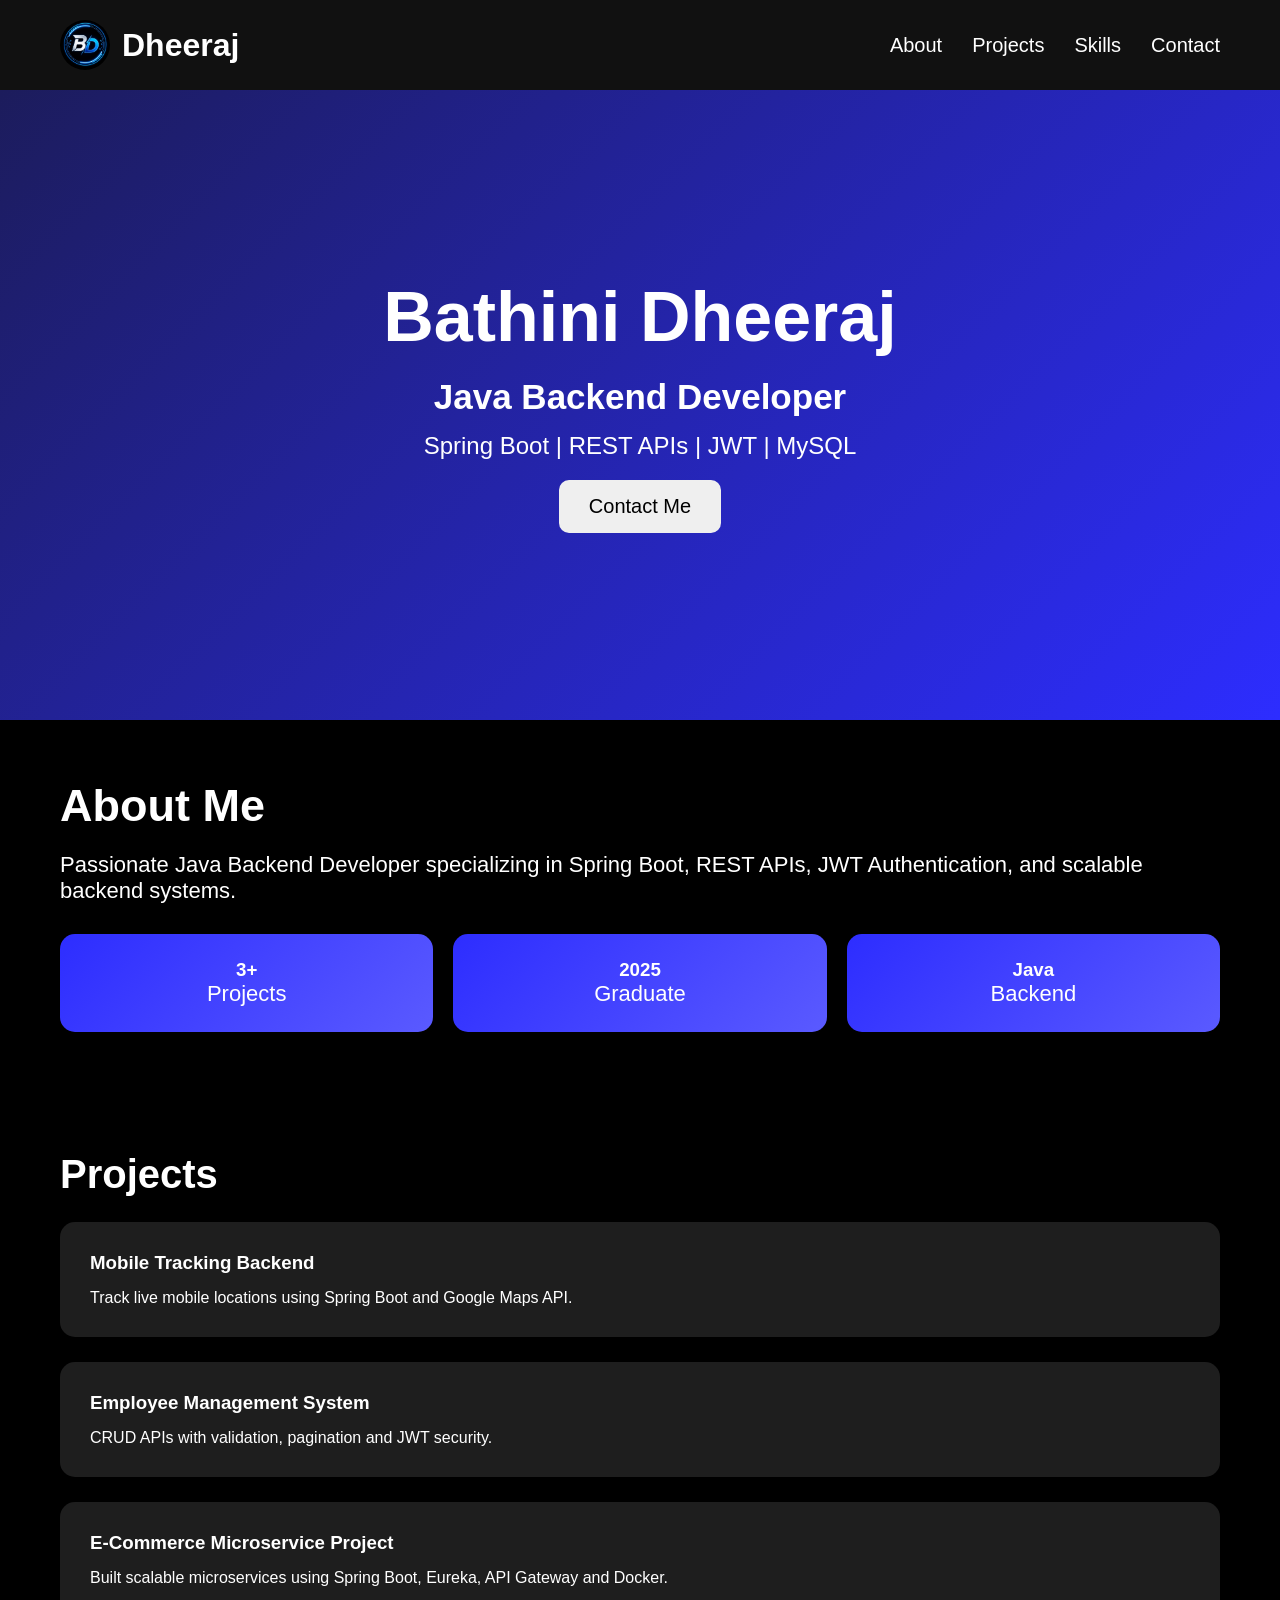
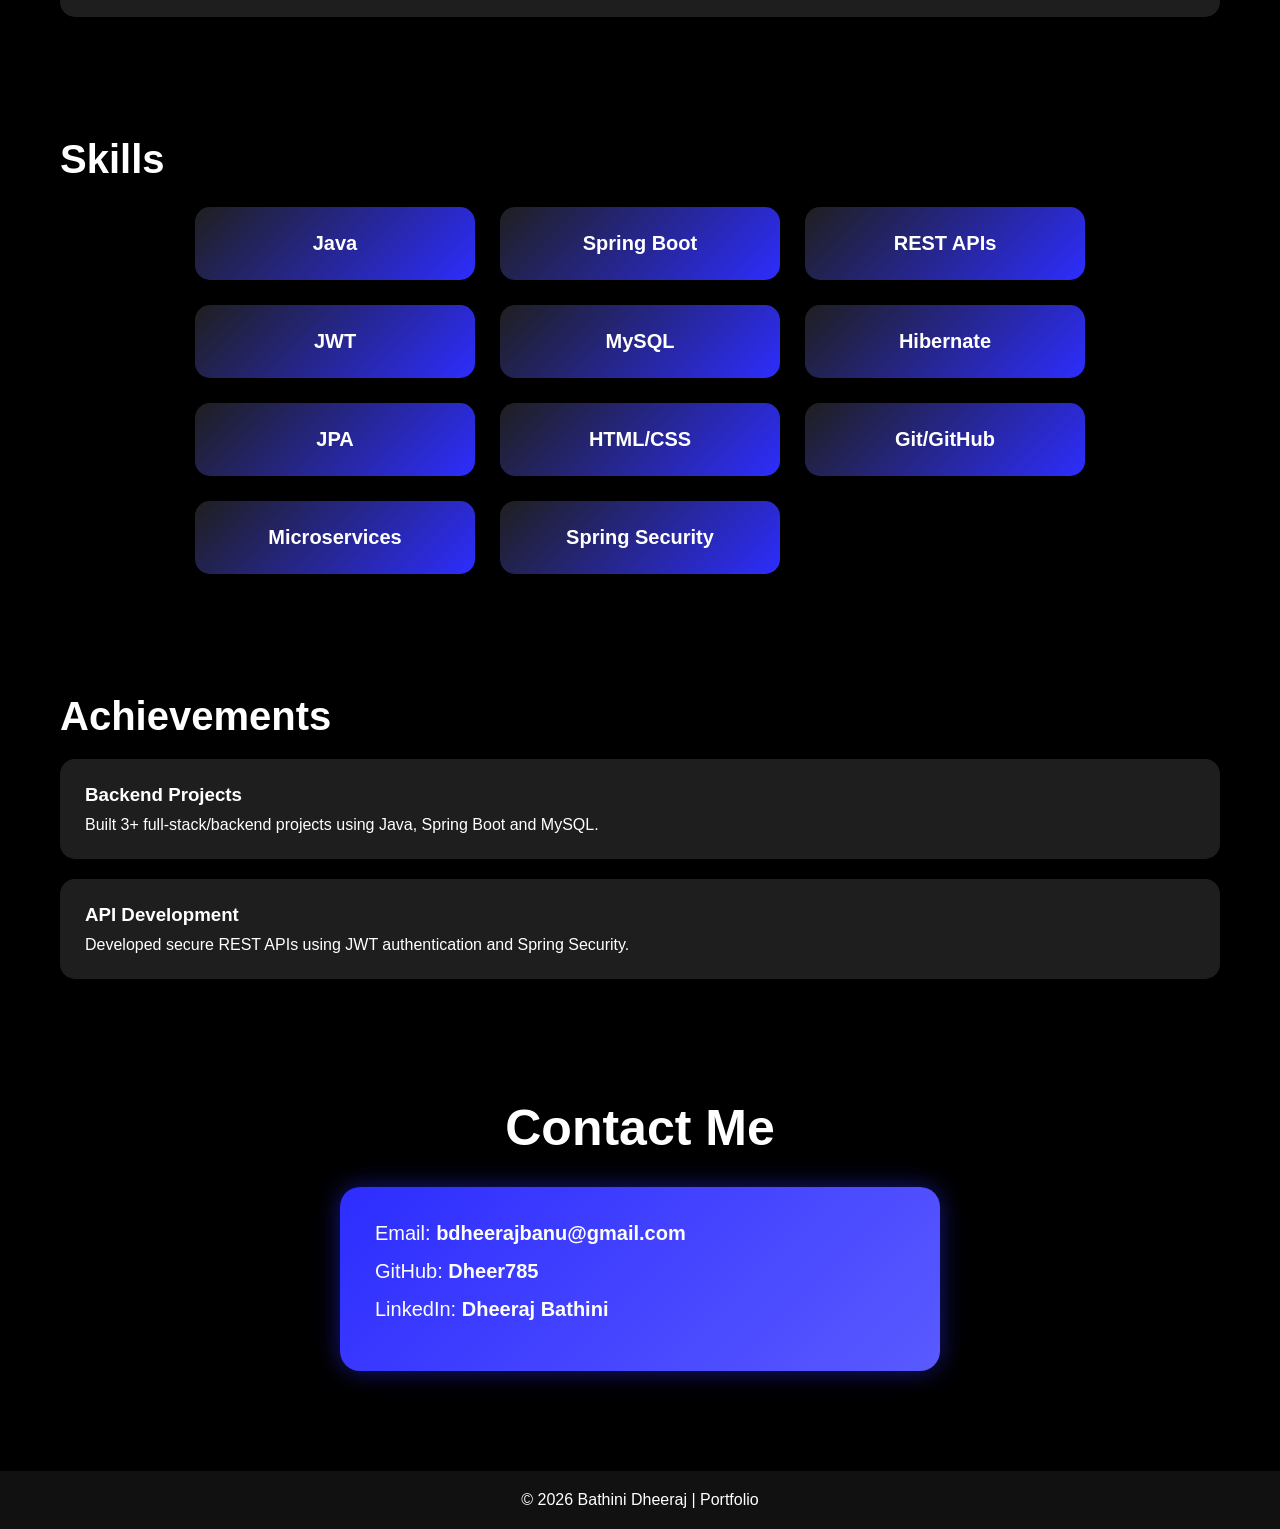
<file: index.html>
<!DOCTYPE html>
<html lang="en">
<head>
    <meta charset="UTF-8">
    <meta name="viewport" content="width=device-width, initial-scale=1.0">
    <title>Dheeraj Portfolio</title>
    <link rel="stylesheet" href="style.css">
</head>
<body>
<nav class="navbar">
    <div class="logo-container">
    <img src="bd-logo.png" class="logo-img" alt="Logo">
    <h2 class="logo">Dheeraj</h2>
</div>

    <ul class="nav-links">
        <li><a href="#about">About</a></li>
        <li><a href="#projects">Projects</a></li>
        <li><a href="#skills">Skills</a></li>
        <li><a href="#contact">Contact</a></li>
    </ul>
</nav>
    <!-- Hero Section -->
    <div class="hero">
        <div class="hero-content">
            <h1>Bathini Dheeraj</h1>
            <h2>Java Backend Developer</h2>
            <p>Spring Boot | REST APIs | JWT | MySQL</p>
            <a href="#contact">
    <button>Contact Me</button>
</a>
        </div>
    </div>

    <!-- About -->
    <section id="about" class="about">
        <h2>About Me</h2>
        <p>
            Passionate Java Backend Developer specializing in Spring Boot,
            REST APIs, JWT Authentication, and scalable backend systems.
        </p>

        <div class="stats">
            <div class="stat-box">
                <h3>3+</h3>
                <p>Projects</p>
            </div>

            <div class="stat-box">
                <h3>2025</h3>
                <p>Graduate</p>
            </div>

            <div class="stat-box">
                <h3>Java</h3>
                <p>Backend</p>
            </div>
        </div>
    </section>

    <!-- Projects -->
    <section id="projects" class="projects">
        <h2>Projects</h2>

        <div class="project-card">
            <h3>Mobile Tracking Backend</h3>
            <p>Track live mobile locations using Spring Boot and Google Maps API.</p>
        </div>

        <div class="project-card">
            <h3>Employee Management System</h3>
            <p>CRUD APIs with validation, pagination and JWT security.</p>
        </div>

        <div class="project-card">
            <h3>E-Commerce Microservice Project</h3>
            <p>Built scalable microservices using Spring Boot, Eureka, API Gateway and Docker.</p>
        </div>
    </section>

    <!-- Skills -->
    <section id="skills" class="skills">
        <h2>Skills</h2>

        <div class="skills-container">
            <div class="skill-box">Java</div>
            <div class="skill-box">Spring Boot</div>
            <div class="skill-box">REST APIs</div>
            <div class="skill-box">JWT</div>
            <div class="skill-box">MySQL</div>
            <div class="skill-box">Hibernate</div>
            <div class="skill-box">JPA</div>
            <div class="skill-box">HTML/CSS</div>
            <div class="skill-box">Git/GitHub</div>
            <div class="skill-box">Microservices</div>
            <div class="skill-box">Spring Security</div>
        </div>
    </section>

    <!-- Achievements -->
    <section id="achievements" class="achievements">
        <h2>Achievements</h2>

        <div class="achievement-card">
            <h3>Backend Projects</h3>
            <p>Built 3+ full-stack/backend projects using Java, Spring Boot and MySQL.</p>
        </div>

        <div class="achievement-card">
            <h3>API Development</h3>
            <p>Developed secure REST APIs using JWT authentication and Spring Security.</p>
        </div>
    </section>

    <!-- Contact -->
    <section id="contact" class="contact">
        <h2>Contact Me</h2>

        <div class="contact-card">
<p>Email: <a href="mailto:bdheerajbanu@gmail.com">bdheerajbanu@gmail.com</a></p>
<p>GitHub: <a href="https://github.com/Dheer785">Dheer785</a></p>
<p>LinkedIn: <a href="https://www.linkedin.com/in/dheeraj-bathini-0b1872352/">Dheeraj Bathini</a></p>
        </div>
    </section>

    <footer>
        <p>© 2026 Bathini Dheeraj | Portfolio</p>
    </footer>

</body>
</html>
</file>
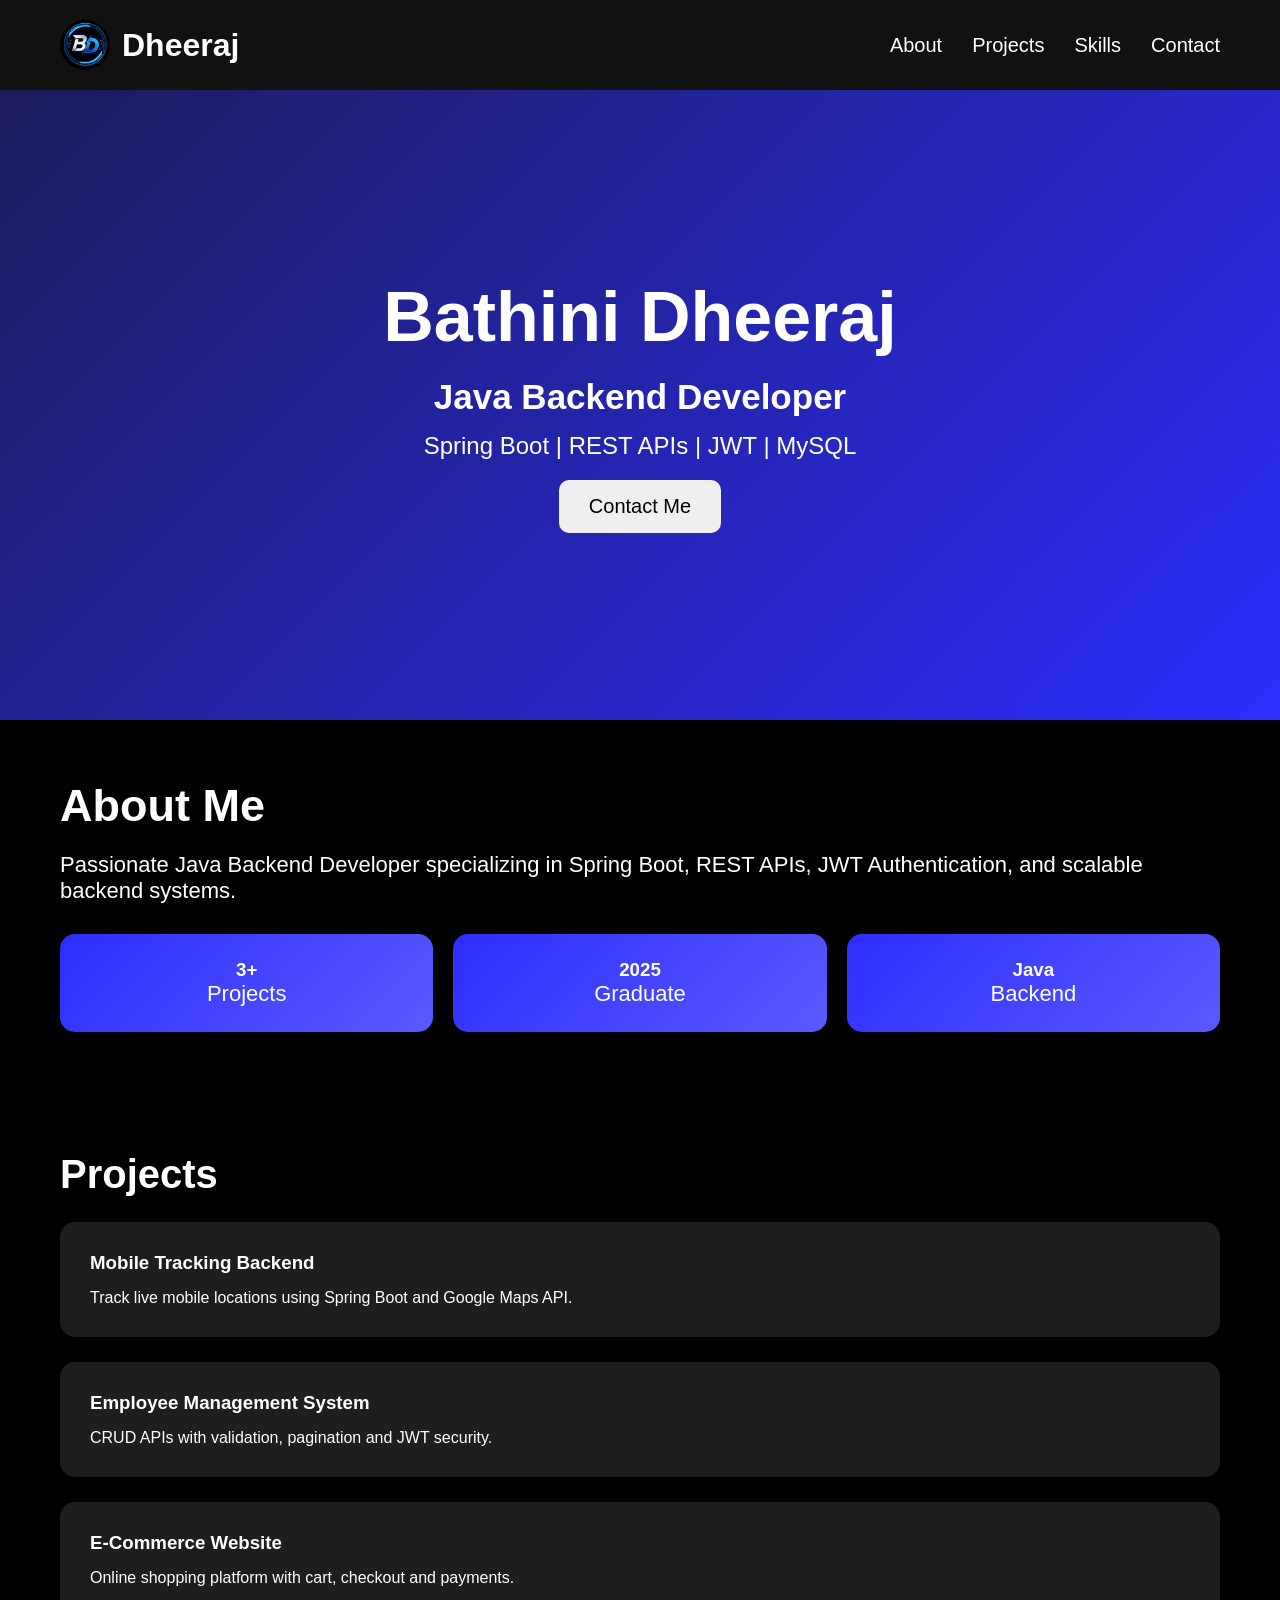
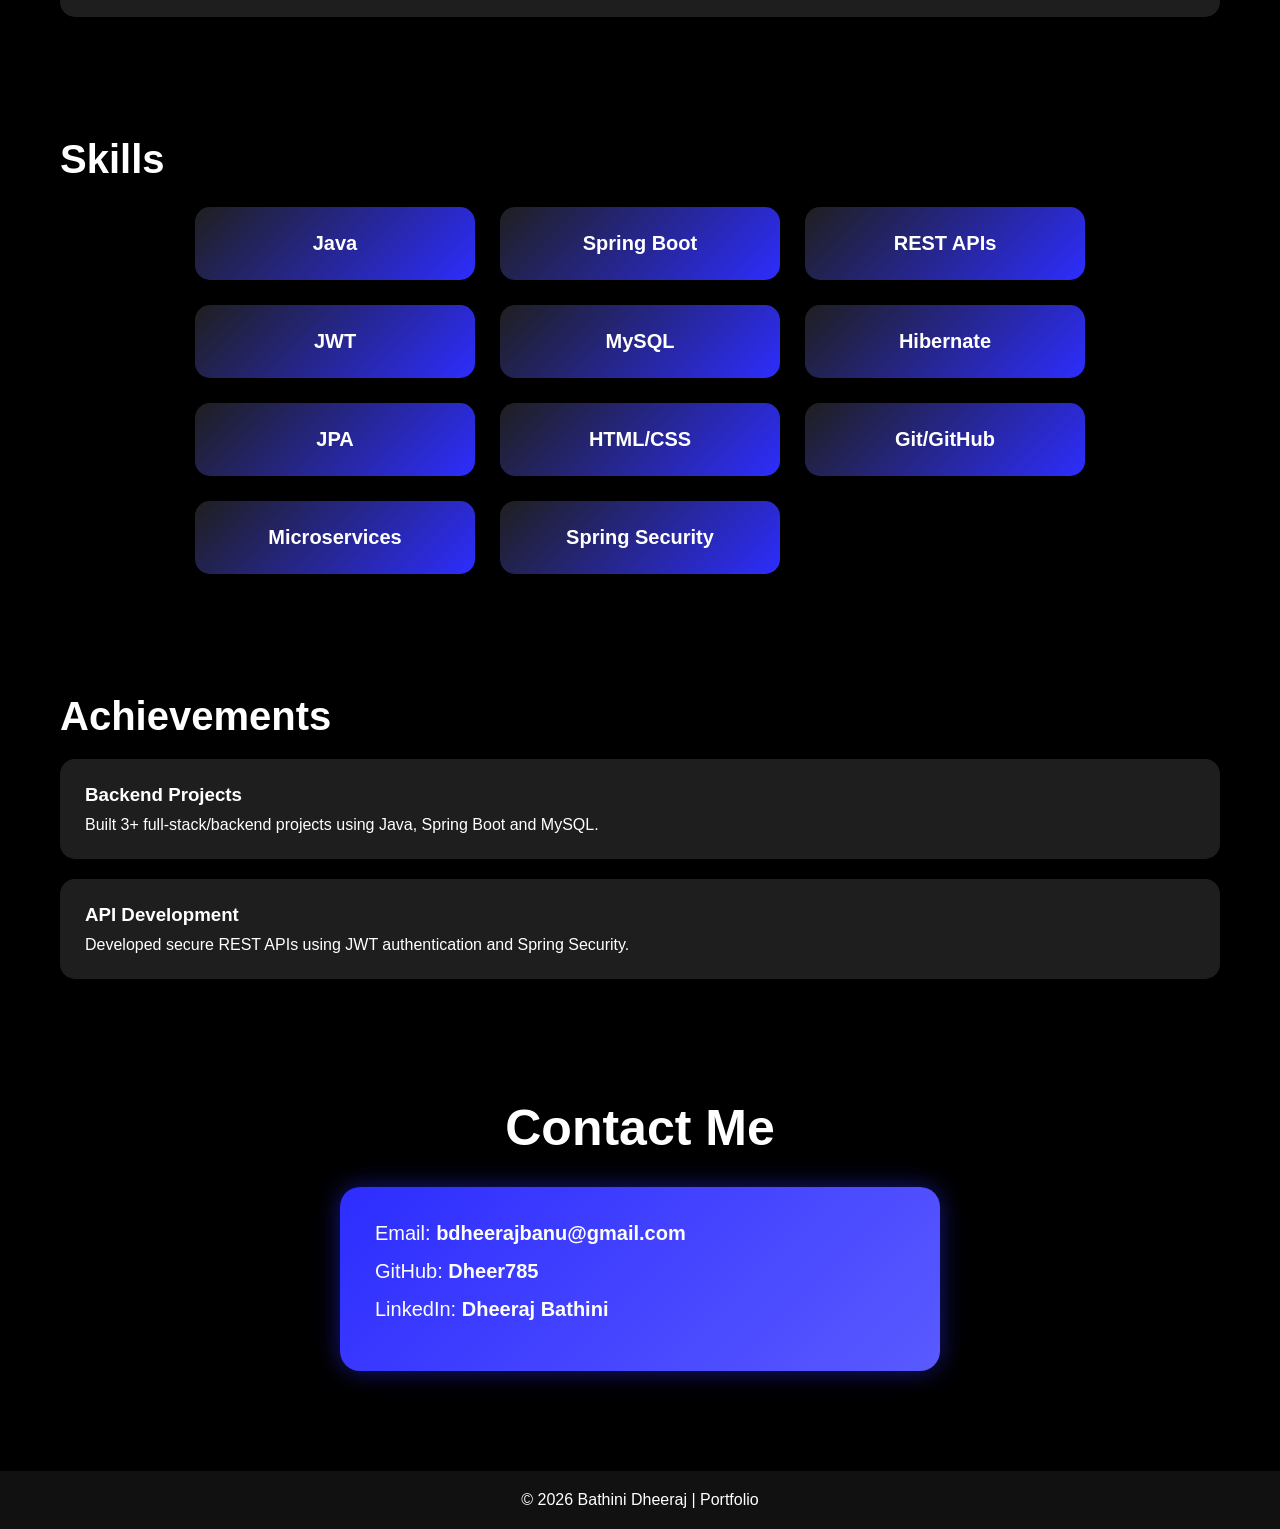
<file: index1.html>
<!DOCTYPE html>
<html lang="en">
<head>
    <meta charset="UTF-8">
    <meta name="viewport" content="width=device-width, initial-scale=1.0">
    <title>Dheeraj Portfolio</title>
    <link rel="stylesheet" href="style.css">
</head>
<body>
<nav class="navbar">
    <div class="logo-container">
    <img src="bd-logo.png" class="logo-img" alt="Logo">
    <h2 class="logo">Dheeraj</h2>
</div>

    <ul class="nav-links">
        <li><a href="#about">About</a></li>
        <li><a href="#projects">Projects</a></li>
        <li><a href="#skills">Skills</a></li>
        <li><a href="#contact">Contact</a></li>
    </ul>
</nav>
    <!-- Hero Section -->
    <div class="hero">
        <div class="hero-content">
            <h1>Bathini Dheeraj</h1>
            <h2>Java Backend Developer</h2>
            <p>Spring Boot | REST APIs | JWT | MySQL</p>
            <a href="#contact">
    <button>Contact Me</button>
</a>
        </div>
    </div>

    <!-- About -->
    <section id="about" class="about">
        <h2>About Me</h2>
        <p>
            Passionate Java Backend Developer specializing in Spring Boot,
            REST APIs, JWT Authentication, and scalable backend systems.
        </p>

        <div class="stats">
            <div class="stat-box">
                <h3>3+</h3>
                <p>Projects</p>
            </div>

            <div class="stat-box">
                <h3>2025</h3>
                <p>Graduate</p>
            </div>

            <div class="stat-box">
                <h3>Java</h3>
                <p>Backend</p>
            </div>
        </div>
    </section>

    <!-- Projects -->
    <section id="projects" class="projects">
        <h2>Projects</h2>

        <div class="project-card">
            <h3>Mobile Tracking Backend</h3>
            <p>Track live mobile locations using Spring Boot and Google Maps API.</p>
        </div>

        <div class="project-card">
            <h3>Employee Management System</h3>
            <p>CRUD APIs with validation, pagination and JWT security.</p>
        </div>

        <div class="project-card">
            <h3>E-Commerce Website</h3>
            <p>Online shopping platform with cart, checkout and payments.</p>
        </div>
    </section>

    <!-- Skills -->
    <section id="skills" class="skills">
        <h2>Skills</h2>

        <div class="skills-container">
            <div class="skill-box">Java</div>
            <div class="skill-box">Spring Boot</div>
            <div class="skill-box">REST APIs</div>
            <div class="skill-box">JWT</div>
            <div class="skill-box">MySQL</div>
            <div class="skill-box">Hibernate</div>
            <div class="skill-box">JPA</div>
            <div class="skill-box">HTML/CSS</div>
            <div class="skill-box">Git/GitHub</div>
            <div class="skill-box">Microservices</div>
            <div class="skill-box">Spring Security</div>
        </div>
    </section>

    <!-- Achievements -->
    <section id="achievements" class="achievements">
        <h2>Achievements</h2>

        <div class="achievement-card">
            <h3>Backend Projects</h3>
            <p>Built 3+ full-stack/backend projects using Java, Spring Boot and MySQL.</p>
        </div>

        <div class="achievement-card">
            <h3>API Development</h3>
            <p>Developed secure REST APIs using JWT authentication and Spring Security.</p>
        </div>
    </section>

    <!-- Contact -->
    <section id="contact" class="contact">
        <h2>Contact Me</h2>

        <div class="contact-card">
<p>Email: <a href="mailto:bdheerajbanu@gmail.com">bdheerajbanu@gmail.com</a></p>
<p>GitHub: <a href="https://github.com/Dheer785">Dheer785</a></p>
<p>LinkedIn: <a href="https://www.linkedin.com/in/dheeraj-bathini-0b1872352/">Dheeraj Bathini</a></p>
        </div>
    </section>

    <footer>
        <p>© 2026 Bathini Dheeraj | Portfolio</p>
    </footer>

</body>
</html>
</file>
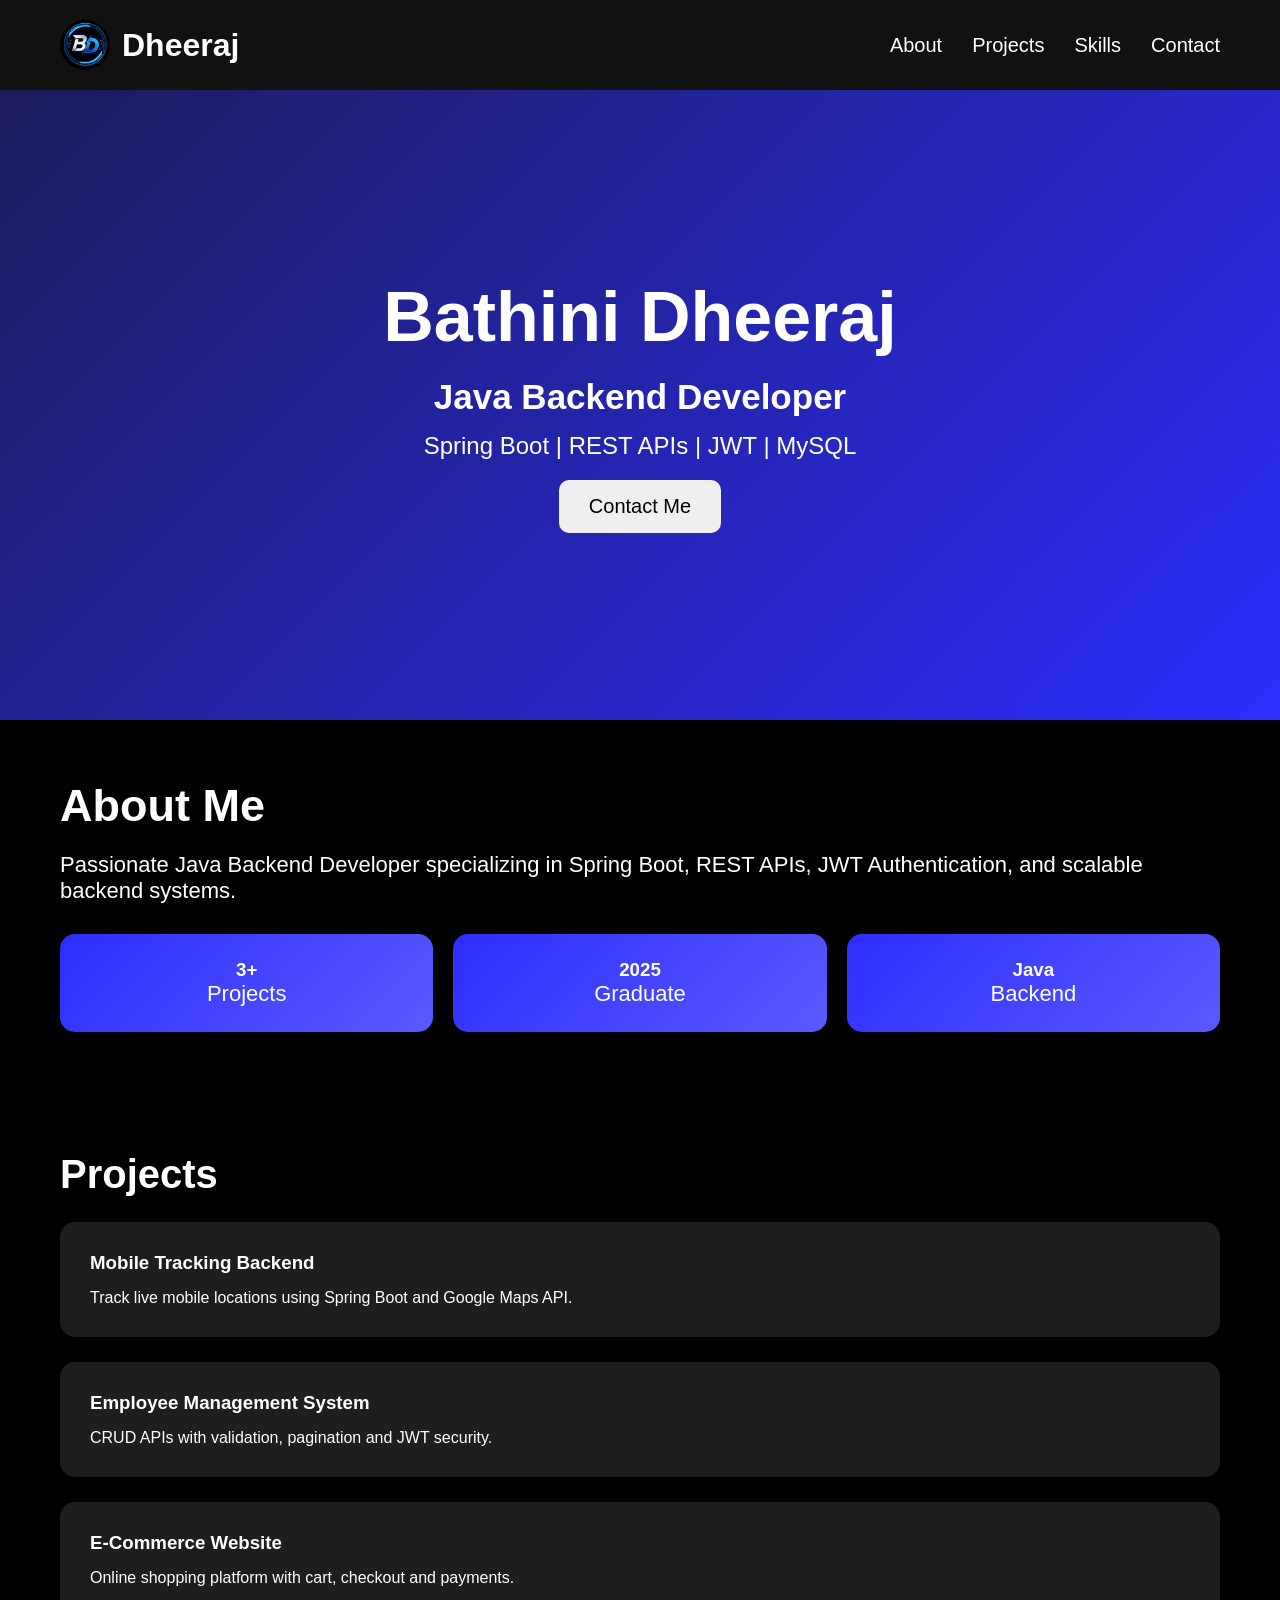
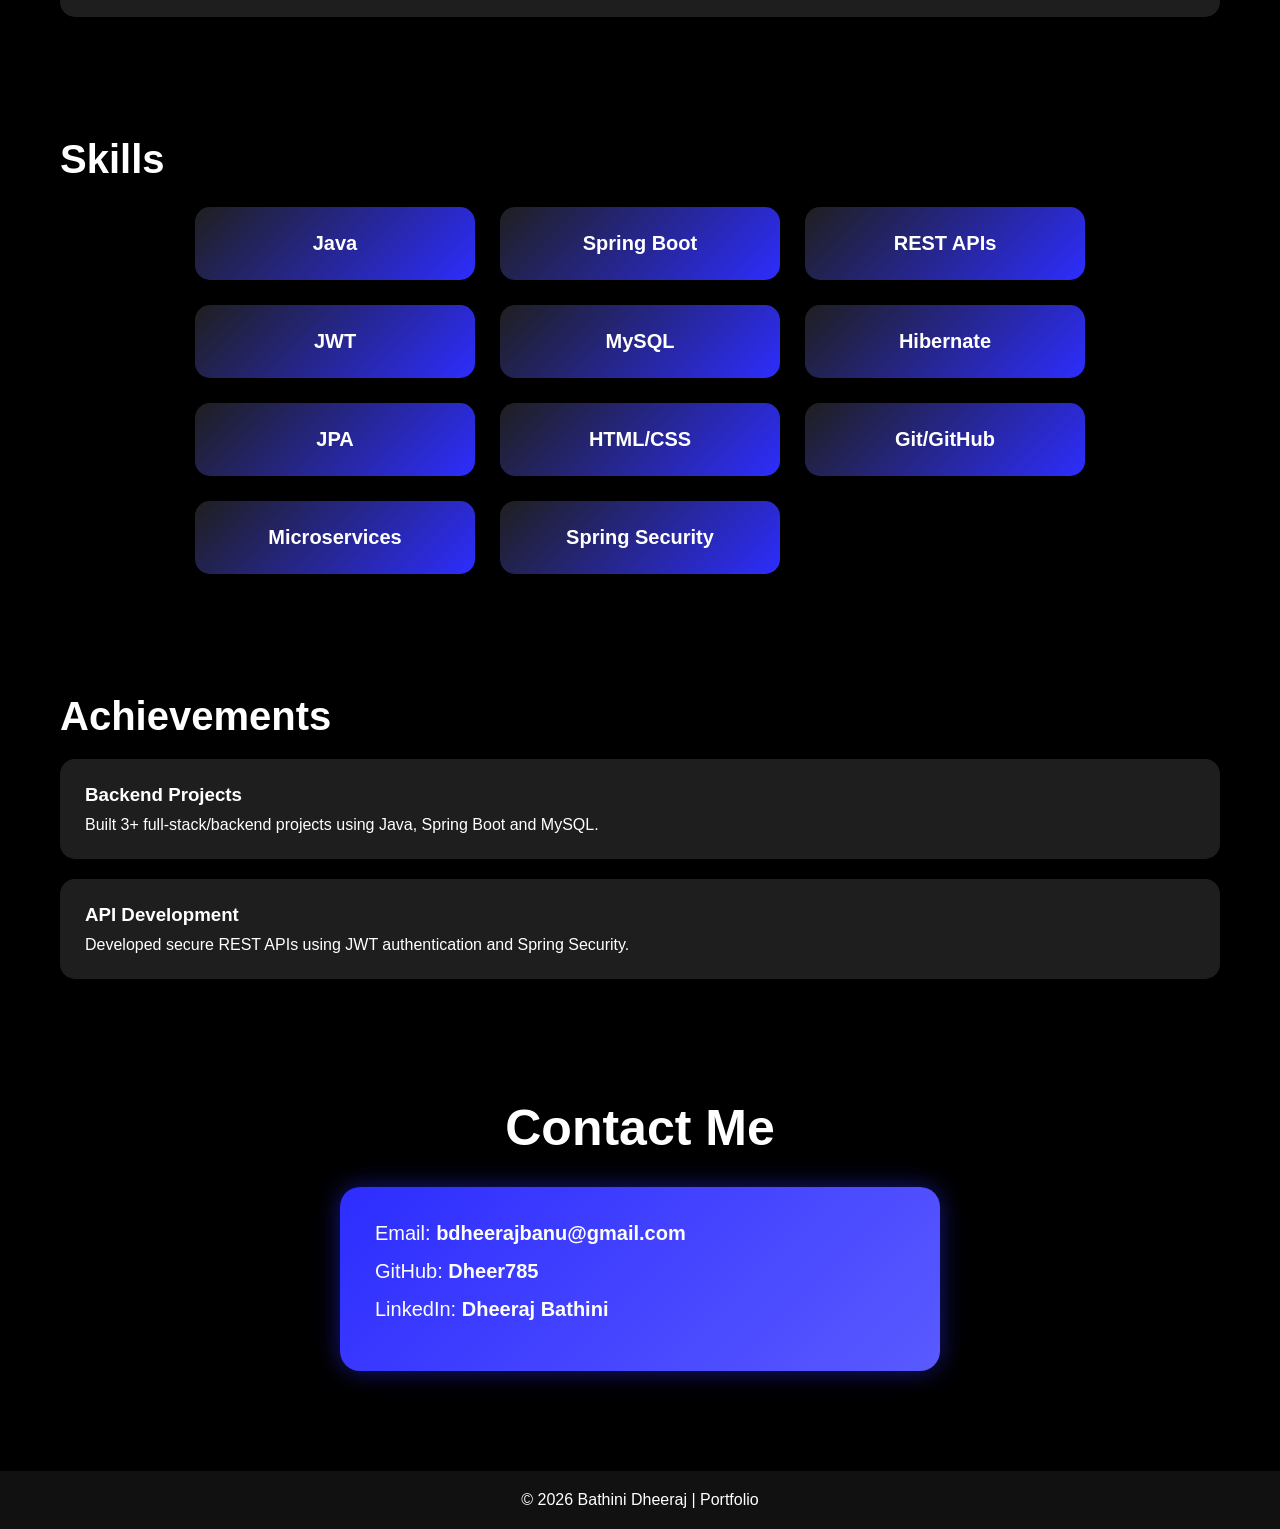
<file: website.html>
<!DOCTYPE html>
<html lang="en">
<head>
    <meta charset="UTF-8">
    <meta name="viewport" content="width=device-width, initial-scale=1.0">
    <title>Dheeraj Portfolio</title>
    <link rel="stylesheet" href="style.css">
</head>
<body>
<nav class="navbar">
    <div class="logo-container">
    <img src="bd-logo.png" class="logo-img" alt="Logo">
    <h2 class="logo">Dheeraj</h2>
</div>

    <ul class="nav-links">
        <li><a href="#about">About</a></li>
        <li><a href="#projects">Projects</a></li>
        <li><a href="#skills">Skills</a></li>
        <li><a href="#contact">Contact</a></li>
    </ul>
</nav>
    <!-- Hero Section -->
    <div class="hero">
        <div class="hero-content">
            <h1>Bathini Dheeraj</h1>
            <h2>Java Backend Developer</h2>
            <p>Spring Boot | REST APIs | JWT | MySQL</p>
            <a href="#contact">
    <button>Contact Me</button>
</a>
        </div>
    </div>

    <!-- About -->
    <section id="about" class="about">
        <h2>About Me</h2>
        <p>
            Passionate Java Backend Developer specializing in Spring Boot,
            REST APIs, JWT Authentication, and scalable backend systems.
        </p>

        <div class="stats">
            <div class="stat-box">
                <h3>3+</h3>
                <p>Projects</p>
            </div>

            <div class="stat-box">
                <h3>2025</h3>
                <p>Graduate</p>
            </div>

            <div class="stat-box">
                <h3>Java</h3>
                <p>Backend</p>
            </div>
        </div>
    </section>

    <!-- Projects -->
    <section id="projects" class="projects">
        <h2>Projects</h2>

        <div class="project-card">
            <h3>Mobile Tracking Backend</h3>
            <p>Track live mobile locations using Spring Boot and Google Maps API.</p>
        </div>

        <div class="project-card">
            <h3>Employee Management System</h3>
            <p>CRUD APIs with validation, pagination and JWT security.</p>
        </div>

        <div class="project-card">
            <h3>E-Commerce Website</h3>
            <p>Online shopping platform with cart, checkout and payments.</p>
        </div>
    </section>

    <!-- Skills -->
    <section id="skills" class="skills">
        <h2>Skills</h2>

        <div class="skills-container">
            <div class="skill-box">Java</div>
            <div class="skill-box">Spring Boot</div>
            <div class="skill-box">REST APIs</div>
            <div class="skill-box">JWT</div>
            <div class="skill-box">MySQL</div>
            <div class="skill-box">Hibernate</div>
            <div class="skill-box">JPA</div>
            <div class="skill-box">HTML/CSS</div>
            <div class="skill-box">Git/GitHub</div>
            <div class="skill-box">Microservices</div>
            <div class="skill-box">Spring Security</div>
        </div>
    </section>

    <!-- Achievements -->
    <section id="achievements" class="achievements">
        <h2>Achievements</h2>

        <div class="achievement-card">
            <h3>Backend Projects</h3>
            <p>Built 3+ full-stack/backend projects using Java, Spring Boot and MySQL.</p>
        </div>

        <div class="achievement-card">
            <h3>API Development</h3>
            <p>Developed secure REST APIs using JWT authentication and Spring Security.</p>
        </div>
    </section>

    <!-- Contact -->
    <section id="contact" class="contact">
        <h2>Contact Me</h2>

        <div class="contact-card">
<p>Email: <a href="mailto:bdheerajbanu@gmail.com">bdheerajbanu@gmail.com</a></p>
<p>GitHub: <a href="https://github.com/Dheer785">Dheer785</a></p>
<p>LinkedIn: <a href="https://www.linkedin.com/in/dheeraj-bathini-0b1872352/">Dheeraj Bathini</a></p>
        </div>
    </section>

    <footer>
        <p>© 2026 Bathini Dheeraj | Portfolio</p>
    </footer>

</body>
</html>
</file>
<file: style.css>
* {
    margin: 0;
    padding: 0;
    box-sizing: border-box;
}

body {
    background: black;
    color: white;
    font-family: Arial, sans-serif;
}

/* Hero Section */
.hero {
    height: 70vh;
    display: flex;
    justify-content: center;
    align-items: center;
    background: linear-gradient(135deg, #1c1c5c, #2d2dff);
    text-align: center;
}

.hero-content h1 {
    font-size: 70px;
    margin-bottom: 20px;
}

.hero-content h2 {
    font-size: 35px;
    margin-bottom: 15px;
}

.hero-content p {
    font-size: 24px;
    margin-bottom: 20px;
}

.hero-content button {
    padding: 15px 30px;
    font-size: 20px;
    border: none;
    border-radius: 10px;
    cursor: pointer;
}

/* About Section */
.about {
    padding: 60px;
}

.about h2 {
    font-size: 45px;
    margin-bottom: 20px;
}

.about p {
    font-size: 22px;
}

/* Stats */
.stats {
    display: flex;
    justify-content: space-between;
    gap: 20px;
    margin-top: 30px;
}

.stat-box {
    flex: 1;
    background: linear-gradient(135deg, #2d2dff, #5a5aff);
    padding: 25px;
    border-radius: 15px;
    text-align: center;
}

/* Projects */
.projects {
    padding: 60px;
}

.projects h2 {
    margin-bottom: 20px;
    font-size: 40px;
}

.project-card {
    background: #1e1e1e;
    padding: 30px;
    margin-top: 25px;
    border-radius: 15px;
}

.project-card h3 {
    margin-bottom: 15px;
}

/* Skills */
.skills {
    padding: 60px;
}

.skills h2 {
    margin-bottom: 25px;
    font-size: 40px;
}

.skills-container {
    display: grid;
    grid-template-columns: repeat(3, 280px);
    justify-content: center;
    gap: 25px;
}

.skill-box {
    background: linear-gradient(135deg, #1f1f1f, #2d2dff);
    padding: 25px;
    border-radius: 15px;
    text-align: center;
    font-weight: bold;
    font-size: 20px;
    transition: 0.3s;
}

.skill-box:hover {
    transform: translateY(-5px) scale(1.05);
    box-shadow: 0 0 25px rgba(45, 45, 255, 0.6);
}

/* Achievements */
.achievements {
    padding: 60px;
}

.achievements h2 {
    margin-bottom: 20px;
    font-size: 40px;
}

.achievement-card {
    background: #1e1e1e;
    padding: 25px;
    margin-top: 20px;
    border-radius: 15px;
}

.achievement-card h3 {
    margin-bottom: 10px;
}

/* Contact */
.contact{
    padding: 60px;
    display: flex;
    flex-direction: column;
    align-items: center;
}

.contact h2{
    font-size: 50px;
    margin-bottom: 30px;
    text-align: center;
}

.contact-card{
    background: linear-gradient(135deg,#2d2dff,#5a5aff);
    padding: 35px;
    border-radius: 20px;
    width: 600px;
    max-width: 90%;
    box-shadow: 0 0 25px rgba(45,45,255,0.5);
}

.contact-card p{
    margin-bottom: 15px;
    font-size: 20px;
}
    .navbar{
    display:flex;
    justify-content:space-between;
    align-items:center;
    padding:20px 60px;
    background:#111;
}

.logo{
    color:white;
    font-size:32px;
    font-weight:bold;
}

.nav-links{
    list-style:none;
    display:flex;
    gap:30px;
}

.nav-links li{
    display:inline;
}

.nav-links a{
    color:white;
    text-decoration:none;
    font-size:20px;
}
footer {
    text-align: center;
    padding: 20px;
    background: #111;
    margin-top: 40px;
}
    .contact-card a {
    color: white;
    text-decoration: none;
    font-weight: bold;
}

.contact-card a:visited {
    color: white;
}

.contact-card a:hover {
    color: #dcdcff;
    text-decoration: underline;
}
    .logo-container{
    display:flex;
    align-items:center;
    gap:12px;
}

.logo-img{
    width: 50px;
    height: 50px;
    display: block;
    object-fit: cover;
    border-radius: 50%;
}
</file>
